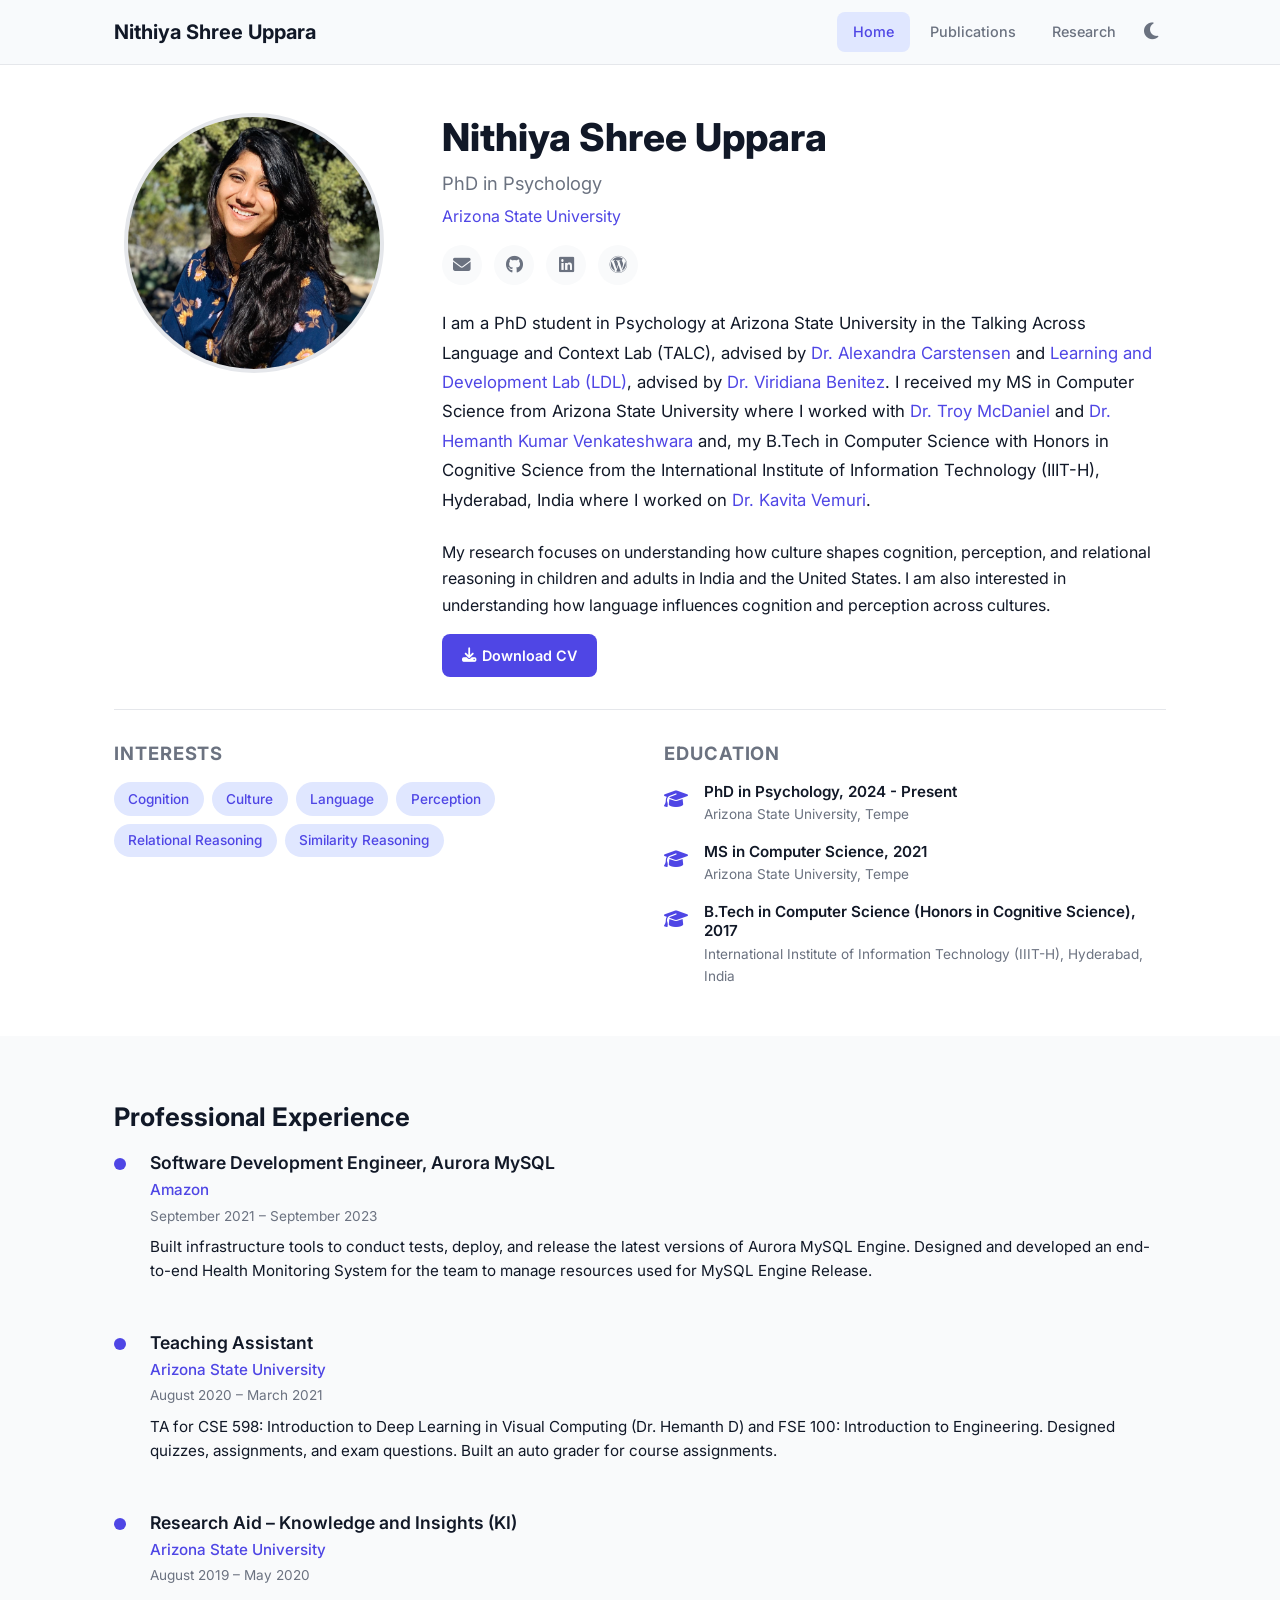
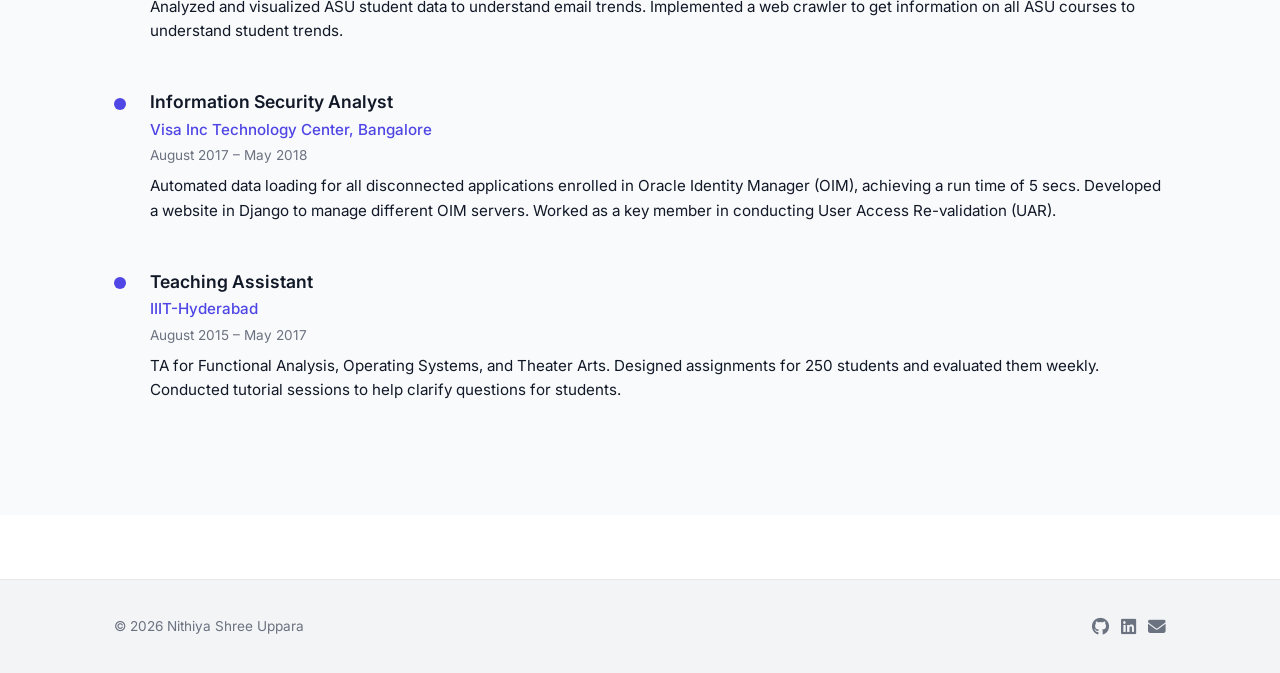
<file: index.html>
<!DOCTYPE html>
<html lang="en">
<head>
    <meta charset="UTF-8">
    <meta name="viewport" content="width=device-width, initial-scale=1.0">
    <meta name="description" content="Nithiya Shree Uppara - Computer Science, HCI, AI, and Cognitive Science">
    <meta name="author" content="Nithiya Shree Uppara">
    <title>Nithiya Shree Uppara</title>
    <link rel="icon" href="assets/images/Nithiya.jpg" type="image/x-icon">
    <link rel="preconnect" href="https://fonts.googleapis.com">
    <link rel="preconnect" href="https://fonts.gstatic.com" crossorigin>
    <link href="https://fonts.googleapis.com/css2?family=Inter:wght@300;400;500;600;700;800&display=swap" rel="stylesheet">
    <link rel="stylesheet" href="https://cdnjs.cloudflare.com/ajax/libs/font-awesome/6.4.0/css/all.min.css">
    <link rel="stylesheet" href="assets/css/styles.css">
</head>
<body>

    <!-- Navbar -->
    <nav class="navbar">
        <div class="container">
            <a href="index.html" class="nav-brand">Nithiya Shree Uppara</a>
            <button class="nav-toggle" aria-label="Toggle menu">
                <i class="fas fa-bars"></i>
            </button>
            <ul class="nav-links">
                <li><a href="index.html" class="active">Home</a></li>
                <li><a href="publications.html">Publications</a></li>
                <li><a href="research.html">Research</a></li>
                <li>
                    <button class="theme-toggle" aria-label="Toggle dark mode">
                        <i class="fas fa-moon"></i>
                    </button>
                </li>
            </ul>
        </div>
    </nav>

    <!-- Hero / Bio -->
    <section class="hero">
        <div class="container">
            <div class="hero-grid">
                <div class="hero-photo-col">
                    <img src="assets/images/Nithiya.jpg" alt="Nithiya Shree Uppara" class="hero-photo">
                </div>
                <div class="hero-info-col">
                    <h1 class="hero-name">Nithiya Shree Uppara</h1>
                    <p class="hero-role">PhD in Psychology</p>
                    <p class="hero-org"><a href="https://search.asu.edu/profile/3269258" target="_blank" rel="noopener noreferrer">Arizona State University</a></p>

                    <div class="hero-social">
                        <a href="mailto:nuppara@asu.edu" aria-label="Email"><i class="fas fa-envelope"></i></a>
                        <a href="https://github.com/unithiyashree" target="_blank" rel="noopener noreferrer" aria-label="GitHub"><i class="fab fa-github"></i></a>
                        <a href="https://www.linkedin.com/in/unithiyashree/" target="_blank" rel="noopener noreferrer" aria-label="LinkedIn"><i class="fab fa-linkedin"></i></a>
                        <a href="https://unithiyashree.wordpress.com/" target="_blank" rel="noopener noreferrer" aria-label="Blog"><i class="fab fa-wordpress"></i></a>
                    </div>

                    <p class="hero-bio">
                        I am a PhD student in Psychology at Arizona State University in the Talking Across Language and 
                        Context Lab (TALC), advised by <a href="https://abcarstensen.com/" target="_blank">Dr. Alexandra 
                        Carstensen</a> and <a href="https://www.learndevlab.org/" target="_blank">Learning and 
                        Development Lab (LDL)</a>, advised by <a href="https://viridianabenitez.com/" 
                        target="_blank">Dr. Viridiana Benitez</a>. I received my MS in Computer Science from Arizona 
                        State University where I worked with <a href="https://search.asu.edu/profile/286669" 
                        target="_blank">Dr. Troy McDaniel</a> and <a href="https://www.hemanthdv.org/" target="_blank">Dr. 
                        Hemanth Kumar Venkateshwara</a> and, my B.Tech in Computer Science with Honors in 
                        Cognitive Science from the International 
                        Institute of Information Technology (IIIT-H), Hyderabad, India where I worked on <a href="https://sites.google.com/view/perception-engineering-group" target="_blank">Dr. Kavita Vemuri</a>.
                    </p>

                    <p>
                        My research focuses on understanding how culture shapes cognition, perception, 
                        and relational reasoning in children and adults in India and the United States. 
                        I am also interested in understanding how language influences cognition and 
                        perception across cultures.
                    </p>

                    <a href="assets/pdf/Nithiya_Resume2026.pdf" class="btn btn-primary" target="_blank">
                        <i class="fas fa-download"></i> Download CV
                    </a>
                </div>
            </div>

            <!-- Interests & Education -->
            <div class="bio-details">
                <div>
                    <h2>Interests</h2>
                    <ul class="interests-list">
                        <li>Cognition</li>
                        <li>Culture</li>
                        <li>Language</li>
                        <li>Perception</li>
                        <li>Relational Reasoning</li>                        
                        <li>Similarity Reasoning</li>
                    </ul>
                </div>
                <div>
                    <h2>Education</h2>
                    <ul class="education-list">
                        <li class="education-item">
                            <span class="education-icon"><i class="fas fa-graduation-cap"></i></span>
                            <div>
                                <h3>PhD in Psychology, 2024 - Present</h3>
                                <p>Arizona State University, Tempe</p>
                            </div>
                        </li>
                        <li class="education-item">
                            <span class="education-icon"><i class="fas fa-graduation-cap"></i></span>
                            <div>
                                <h3>MS in Computer Science, 2021</h3>
                                <p>Arizona State University, Tempe</p>
                            </div>
                        </li>
                        <li class="education-item">
                            <span class="education-icon"><i class="fas fa-graduation-cap"></i></span>
                            <div>
                                <h3>B.Tech in Computer Science (Honors in Cognitive Science), 2017</h3>
                                <p>International Institute of Information Technology (IIIT-H), Hyderabad, India</p>
                            </div>
                        </li>
                    </ul>
                </div>
            </div>
        </div>
    </section>

    <!-- Experience -->
    <section class="section-alt">
        <div class="container">
            <h2>Professional Experience</h2>

            <div class="experience-item">
                <span class="experience-dot"></span>
                <div class="experience-content">
                    <h3>Software Development Engineer, Aurora MySQL</h3>
                    <div class="institute">Amazon</div>
                    <div class="date">September 2021 &ndash; September 2023</div>
                    <p>Built infrastructure tools to conduct tests, deploy, and release the latest versions of Aurora MySQL Engine. Designed and developed an end-to-end Health Monitoring System for the team to manage resources used for MySQL Engine Release.</p>
                </div>
            </div>

            <div class="experience-item">
                <span class="experience-dot"></span>
                <div class="experience-content">
                    <h3>Teaching Assistant</h3>
                    <div class="institute">Arizona State University</div>
                    <div class="date">August 2020 &ndash; March 2021</div>
                    <p>TA for CSE 598: Introduction to Deep Learning in Visual Computing (Dr. Hemanth D) and FSE 100: Introduction to Engineering. Designed quizzes, assignments, and exam questions. Built an auto grader for course assignments.</p>
                </div>
            </div>

            <div class="experience-item">
                <span class="experience-dot"></span>
                <div class="experience-content">
                    <h3>Research Aid &ndash; Knowledge and Insights (KI)</h3>
                    <div class="institute">Arizona State University</div>
                    <div class="date">August 2019 &ndash; May 2020</div>
                    <p>Analyzed and visualized ASU student data to understand email trends. Implemented a web crawler to get information on all ASU courses to understand student trends.</p>
                </div>
            </div>

            <div class="experience-item">
                <span class="experience-dot"></span>
                <div class="experience-content">
                    <h3>Information Security Analyst</h3>
                    <div class="institute">Visa Inc Technology Center, Bangalore</div>
                    <div class="date">August 2017 &ndash; May 2018</div>
                    <p>Automated data loading for all disconnected applications enrolled in Oracle Identity Manager (OIM), achieving a run time of 5 secs. Developed a website in Django to manage different OIM servers. Worked as a key member in conducting User Access Re-validation (UAR).</p>
                </div>
            </div>

            <div class="experience-item">
                <span class="experience-dot"></span>
                <div class="experience-content">
                    <h3>Teaching Assistant</h3>
                    <div class="institute">IIIT-Hyderabad</div>
                    <div class="date">August 2015 &ndash; May 2017</div>
                    <p>TA for Functional Analysis, Operating Systems, and Theater Arts. Designed assignments for 250 students and evaluated them weekly. Conducted tutorial sessions to help clarify questions for students.</p>
                </div>
            </div>
        </div>
    </section>

    <!-- Footer -->
    <footer class="footer">
        <div class="container">
            <p>&copy; 2026 Nithiya Shree Uppara</p>
            <div class="footer-social">
                <a href="https://github.com/unithiyashree" target="_blank" rel="noopener noreferrer" aria-label="GitHub"><i class="fab fa-github"></i></a>
                <a href="https://www.linkedin.com/in/unithiyashree/" target="_blank" rel="noopener noreferrer" aria-label="LinkedIn"><i class="fab fa-linkedin"></i></a>
                <a href="mailto:unithiya1994@gmail.com" aria-label="Email"><i class="fas fa-envelope"></i></a>
            </div>
        </div>
    </footer>

    <!-- Back to Top -->
    <button id="backToTop" class="back-to-top" aria-label="Back to top">
        <i class="fas fa-arrow-up"></i>
    </button>

    <script src="assets/js/scripts.js"></script>
</body>
</html>
</file>
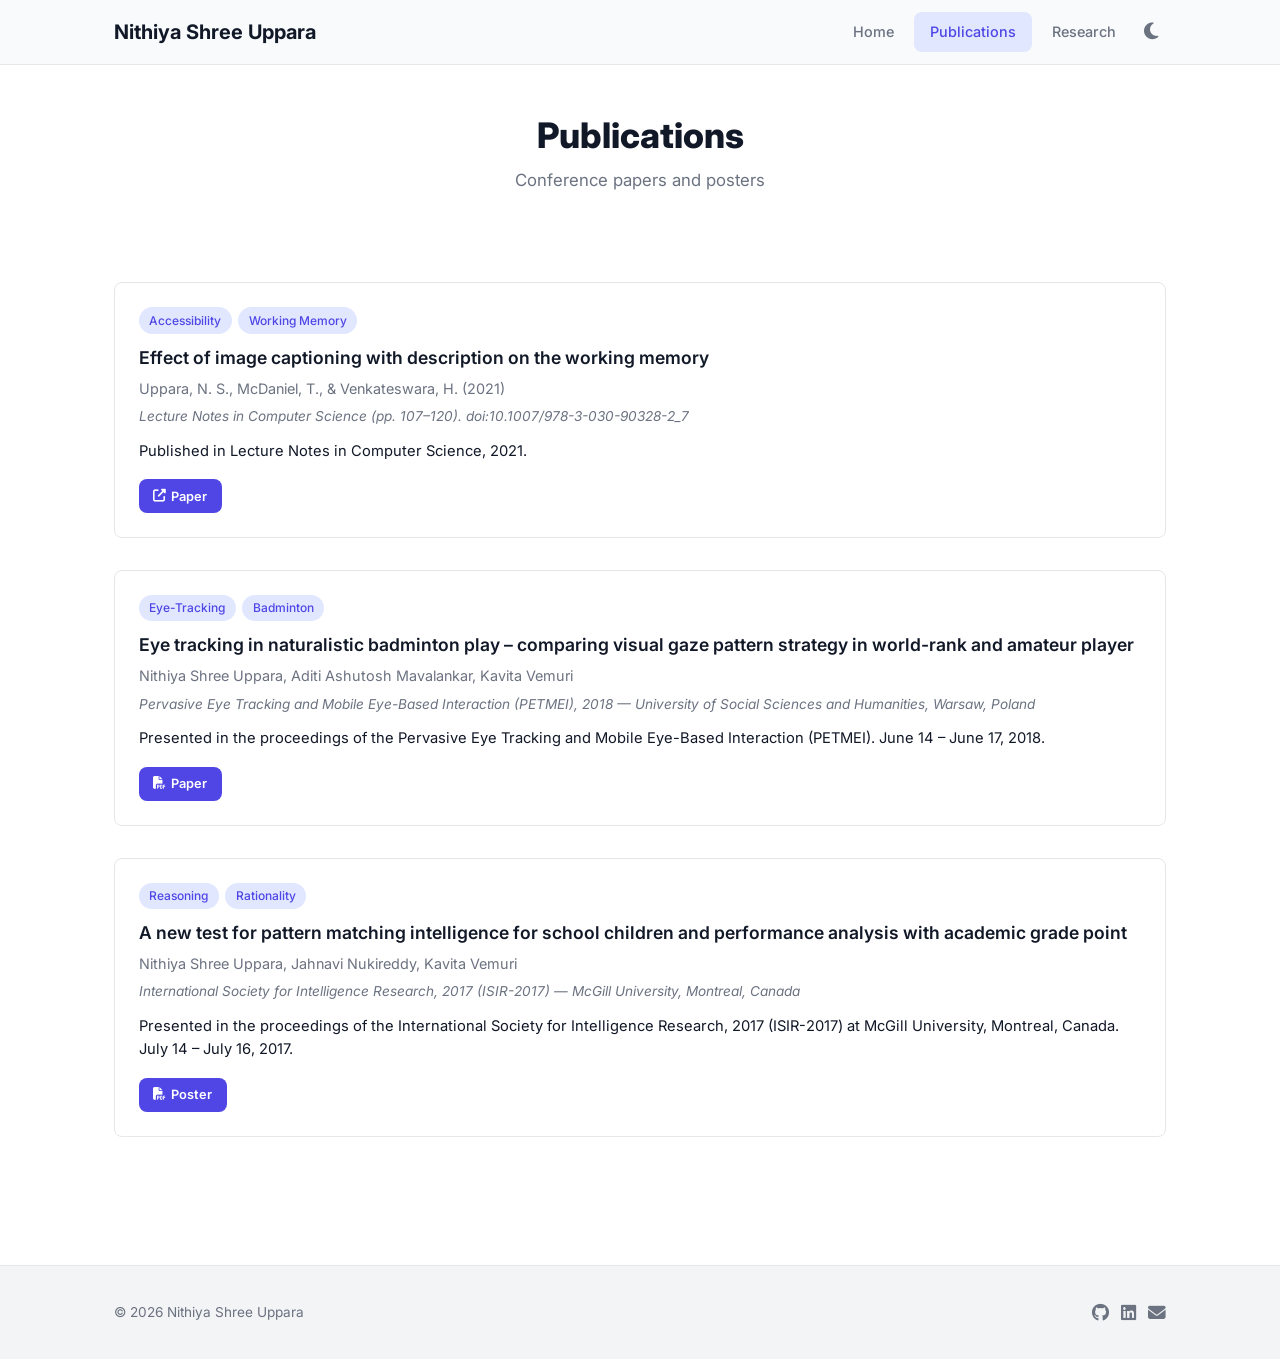
<file: publications.html>
<!DOCTYPE html>
<html lang="en">
<head>
    <meta charset="UTF-8">
    <meta name="viewport" content="width=device-width, initial-scale=1.0">
    <meta name="description" content="Publications - Nithiya Shree Uppara">
    <meta name="author" content="Nithiya Shree Uppara">
    <title>Publications | Nithiya Shree Uppara</title>
    <link rel="icon" href="assets/images/Nithiya.jpg" type="image/x-icon">
    <link rel="preconnect" href="https://fonts.googleapis.com">
    <link rel="preconnect" href="https://fonts.gstatic.com" crossorigin>
    <link href="https://fonts.googleapis.com/css2?family=Inter:wght@300;400;500;600;700;800&display=swap" rel="stylesheet">
    <link rel="stylesheet" href="https://cdnjs.cloudflare.com/ajax/libs/font-awesome/6.4.0/css/all.min.css">
    <link rel="stylesheet" href="assets/css/styles.css">
</head>
<body>

    <!-- Navbar -->
    <nav class="navbar">
        <div class="container">
            <a href="index.html" class="nav-brand">Nithiya Shree Uppara</a>
            <button class="nav-toggle" aria-label="Toggle menu">
                <i class="fas fa-bars"></i>
            </button>
            <ul class="nav-links">
                <li><a href="index.html">Home</a></li>
                <li><a href="publications.html" class="active">Publications</a></li>
                <li><a href="research.html">Research</a></li>
                <li>
                    <button class="theme-toggle" aria-label="Toggle dark mode">
                        <i class="fas fa-moon"></i>
                    </button>
                </li>
            </ul>
        </div>
    </nav>

    <!-- Page Header -->
    <section class="page-header">
        <div class="container">
            <h1>Publications</h1>
            <p>Conference papers and posters</p>
        </div>
    </section>

    <!-- Publications List -->
    <section>
        <div class="container">
            <div class="pub-list">

                <div class="pub-card">
                    <div class="pub-tags">
                        <span>Accessibility</span>
                        <span>Working Memory</span>
                    </div>
                    <div class="pub-title">Effect of image captioning with description on the working memory</div>
                    <div class="pub-authors">Uppara, N. S., McDaniel, T., &amp; Venkateswara, H. (2021)</div>
                    <div class="pub-venue">Lecture Notes in Computer Science (pp. 107&ndash;120). doi:10.1007/978-3-030-90328-2_7</div>
                    <div class="pub-abstract">
                        Published in Lecture Notes in Computer Science, 2021.
                    </div>
                    <div class="pub-links">
                        <a href="https://doi.org/10.1007/978-3-030-90328-2_7" target="_blank" rel="noopener noreferrer" class="pub-link-btn">
                            <i class="fas fa-external-link-alt"></i> Paper
                        </a>
                    </div>
                </div>

                <div class="pub-card">
                    <div class="pub-tags">
                        <span>Eye-Tracking</span>
                        <span>Badminton</span>
                    </div>
                    <div class="pub-title">Eye tracking in naturalistic badminton play &ndash; comparing visual gaze pattern strategy in world-rank and amateur player</div>
                    <div class="pub-authors">Nithiya Shree Uppara, Aditi Ashutosh Mavalankar, Kavita Vemuri</div>
                    <div class="pub-venue">Pervasive Eye Tracking and Mobile Eye-Based Interaction (PETMEI), 2018 &mdash; University of Social Sciences and Humanities, Warsaw, Poland</div>
                    <div class="pub-abstract">
                        Presented in the proceedings of the Pervasive Eye Tracking and Mobile Eye-Based Interaction (PETMEI). June 14 &ndash; June 17, 2018.
                    </div>
                    <div class="pub-links">
                        <a href="assets/pdf/PETMEI-Paper.pdf" target="_blank" rel="noopener noreferrer" class="pub-link-btn">
                            <i class="fas fa-file-pdf"></i> Paper
                        </a>
                    </div>
                </div>

                <div class="pub-card">
                    <div class="pub-tags">
                        <span>Reasoning</span>
                        <span>Rationality</span>
                    </div>
                    <div class="pub-title">A new test for pattern matching intelligence for school children and performance analysis with academic grade point</div>
                    <div class="pub-authors">Nithiya Shree Uppara, Jahnavi Nukireddy, Kavita Vemuri</div>
                    <div class="pub-venue">International Society for Intelligence Research, 2017 (ISIR-2017) &mdash; McGill University, Montreal, Canada</div>
                    <div class="pub-abstract">
                        Presented in the proceedings of the International Society for Intelligence Research, 2017 (ISIR-2017) at McGill University, Montreal, Canada. July 14 &ndash; July 16, 2017.
                    </div>
                    <div class="pub-links">
                        <a href="assets/pdf/ISIR-2017.pdf" target="_blank" rel="noopener noreferrer" class="pub-link-btn">
                            <i class="fas fa-file-pdf"></i> Poster
                        </a>
                    </div>
                </div>

            </div>
        </div>
    </section>

    <!-- Footer -->
    <footer class="footer">
        <div class="container">
            <p>&copy; 2026 Nithiya Shree Uppara</p>
            <div class="footer-social">
                <a href="https://github.com/unithiyashree" target="_blank" rel="noopener noreferrer" aria-label="GitHub"><i class="fab fa-github"></i></a>
                <a href="https://www.linkedin.com/in/unithiyashree/" target="_blank" rel="noopener noreferrer" aria-label="LinkedIn"><i class="fab fa-linkedin"></i></a>
                <a href="mailto:unithiya1994@gmail.com" aria-label="Email"><i class="fas fa-envelope"></i></a>
            </div>
        </div>
    </footer>

    <button id="backToTop" class="back-to-top" aria-label="Back to top">
        <i class="fas fa-arrow-up"></i>
    </button>

    <script src="assets/js/scripts.js"></script>
</body>
</html>
</file>
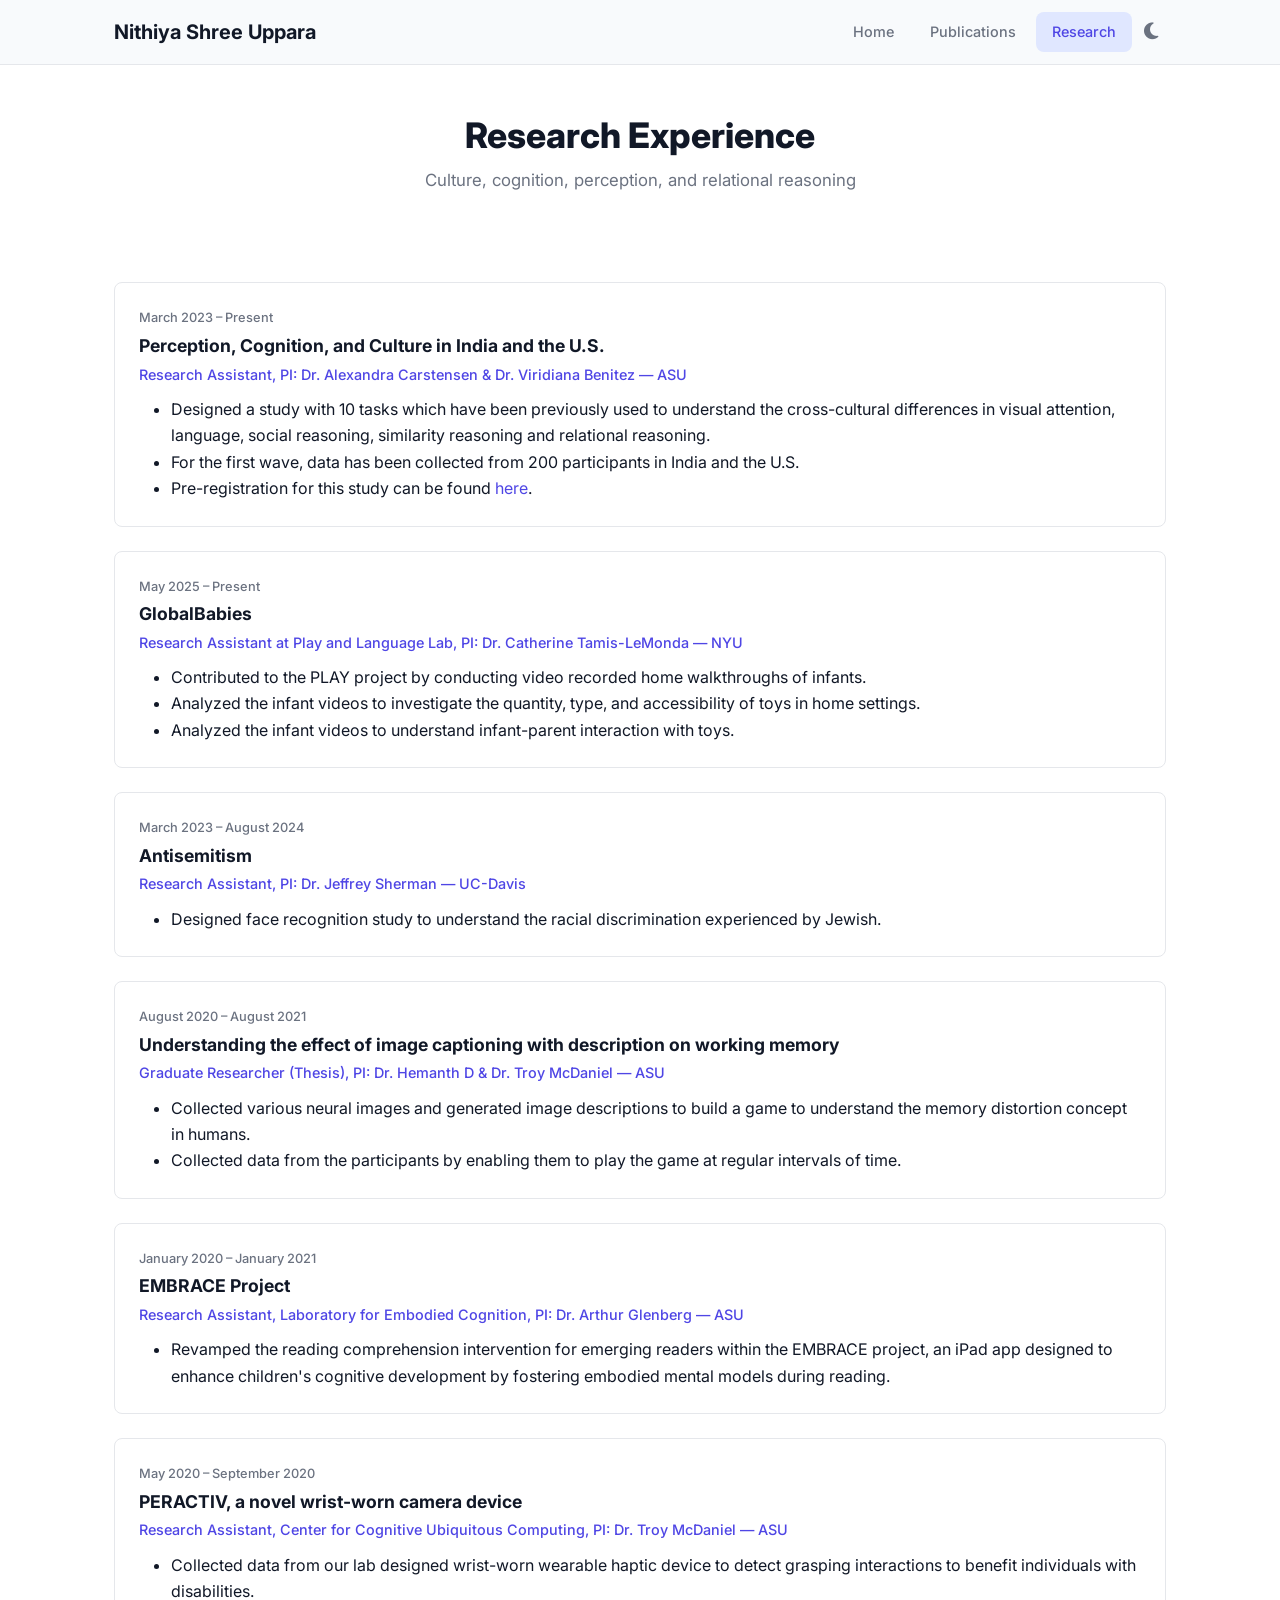
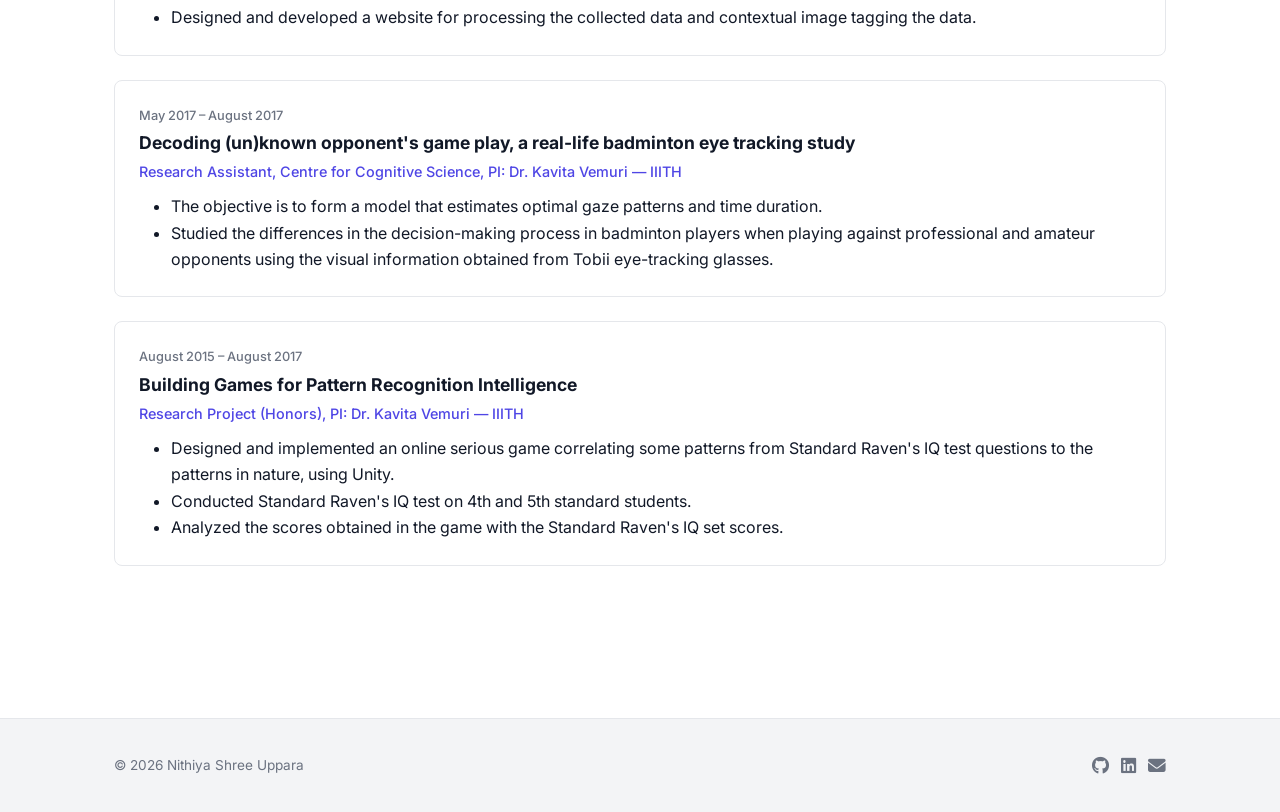
<file: research.html>
<!DOCTYPE html>
<html lang="en">
<head>
    <meta charset="UTF-8">
    <meta name="viewport" content="width=device-width, initial-scale=1.0">
    <meta name="description" content="Research - Nithiya Shree Uppara">
    <meta name="author" content="Nithiya Shree Uppara">
    <title>Research | Nithiya Shree Uppara</title>
    <link rel="icon" href="assets/images/Nithiya.jpg" type="image/x-icon">
    <link rel="preconnect" href="https://fonts.googleapis.com">
    <link rel="preconnect" href="https://fonts.gstatic.com" crossorigin>
    <link href="https://fonts.googleapis.com/css2?family=Inter:wght@300;400;500;600;700;800&display=swap" rel="stylesheet">
    <link rel="stylesheet" href="https://cdnjs.cloudflare.com/ajax/libs/font-awesome/6.4.0/css/all.min.css">
    <link rel="stylesheet" href="assets/css/styles.css">
</head>
<body>

    <!-- Navbar -->
    <nav class="navbar">
        <div class="container">
            <a href="index.html" class="nav-brand">Nithiya Shree Uppara</a>
            <button class="nav-toggle" aria-label="Toggle menu">
                <i class="fas fa-bars"></i>
            </button>
            <ul class="nav-links">
                <li><a href="index.html">Home</a></li>
                <li><a href="publications.html">Publications</a></li>
                <li><a href="research.html" class="active">Research</a></li>
                <li>
                    <button class="theme-toggle" aria-label="Toggle dark mode">
                        <i class="fas fa-moon"></i>
                    </button>
                </li>
            </ul>
        </div>
    </nav>

    <!-- Page Header -->
    <section class="page-header">
        <div class="container">
            <h1>Research Experience</h1>
            <p>Culture, cognition, perception, and relational reasoning </p>
        </div>
    </section>

    <!-- Research Projects -->
    <section>
        <div class="container">

            <div class="research-card">
                <div class="date">March 2023 &ndash; Present</div>
                <h3>Perception, Cognition, and Culture in India and the U.S.</h3>
                <div class="subtitle">Research Assistant, PI: <a href="https://abcarstensen.com/" target="_blank">Dr. Alexandra Carstensen</a> &amp; <a href="https://viridianabenitez.com/" target="_blank">Dr. Viridiana Benitez</a> &mdash; ASU</div>
                <ul style="margin-left: 2em;">
                    <li>Designed a study with 10 tasks which have been previously used to understand the 
                        cross-cultural differences in visual attention, language, social reasoning, similarity reasoning and relational reasoning.</li>
                    <li>For the first wave, data has been collected from 200 participants in India and the U.S.</li>
                    <li> Pre-registration for this study can be found <a href="https://aspredicted.org/re8md5.pdf" target="_blank">here</a>.</li>
                </ul>
            </div>

            <div class="research-card">
                <div class="date">May 2025 &ndash; Present</div>
                <h3>GlobalBabies</h3>
                <div class="subtitle">Research Assistant at <a href="https://wp.nyu.edu/catherinetamislemonda/" target="_blank">Play and Language Lab</a>, PI: <a href="https://steinhardt.nyu.edu/people/catherine-tamis-lemonda" target="_blank">Dr. Catherine Tamis-LeMonda</a> &mdash; NYU</div>
                <ul style="margin-left: 2em;">
                    <li>Contributed to the PLAY project by conducting video recorded home walkthroughs of infants.</li>
                    <li>Analyzed the infant videos to investigate the quantity, type, and accessibility of toys in home settings.</li>
                    <li>Analyzed the infant videos to understand infant-parent interaction with toys.</li>
                </ul>
            </div>

            <div class="research-card">
                <div class="date">March 2023 &ndash; August 2024</div>
                <h3>Antisemitism</h3>
                <div class="subtitle">Research Assistant, PI: <a href="https://psychology.ucdavis.edu/people/jeff-sherman" target="_blank">Dr. Jeffrey Sherman</a> &mdash; UC-Davis</div>
                <ul style="margin-left: 2em;">
                    <li>Designed face recognition study to understand the racial discrimination experienced by Jewish.</li>
                </ul>
            </div>

            <div class="research-card">
                <div class="date">August 2020 &ndash; August 2021</div>
                <h3>Understanding the effect of image captioning with description on working memory</h3>
                <div class="subtitle">Graduate Researcher (Thesis), PI: <a href="https://www.hemanthdv.org/" target="_blank">Dr. Hemanth D</a> &amp; <a href="https://search.asu.edu/profile/286669" target="_blank">Dr. Troy McDaniel</a> &mdash; ASU</div>
                <ul style="margin-left: 2em;">
                    <li>Collected various neural images and generated image descriptions to build a game to understand the memory distortion concept in humans.</li>
                    <li>Collected data from the participants by enabling them to play the game at regular intervals of time.</li>
                </ul>
            </div>

            <div class="research-card">
                <div class="date">January 2020 &ndash; January 2021</div>
                <h3>EMBRACE Project</h3>
                <div class="subtitle">Research Assistant, Laboratory for Embodied Cognition, PI: <a href="https://search.asu.edu/profile/1130632" target="_blank">Dr. Arthur Glenberg</a> &mdash; ASU</div>
                <ul style="margin-left: 2em;">
                    <li>Revamped the reading comprehension intervention for emerging readers within the EMBRACE project, an iPad app designed to enhance children's cognitive development by fostering embodied mental models during reading.</li>
                </ul>
            </div>

            <div class="research-card">
                <div class="date">May 2020 &ndash; September 2020</div>
                <h3>PERACTIV, a novel wrist-worn camera device</h3>
                <div class="subtitle">Research Assistant, Center for Cognitive Ubiquitous Computing, PI: <a href="https://search.asu.edu/profile/286669" target="_blank">Dr. Troy McDaniel</a> &mdash; ASU</div>
                <ul style="margin-left: 2em;">
                    <li>Collected data from our lab designed wrist-worn wearable haptic device to detect grasping interactions to benefit individuals with disabilities.</li>
                    <li>Designed and developed a website for processing the collected data and contextual image tagging the data.</li>
                </ul>
            </div>

            <div class="research-card">
                <div class="date">May 2017 &ndash; August 2017</div>
                <h3>Decoding (un)known opponent's game play, a real-life badminton eye tracking study</h3>
                <div class="subtitle">Research Assistant, Centre for Cognitive Science, PI: <a href="https://sites.google.com/view/perception-engineering-group" target="_blank">Dr. Kavita Vemuri</a> &mdash; IIITH</div>
                <ul style="margin-left: 2em;">
                    <li>The objective is to form a model that estimates optimal gaze patterns and time duration.</li>
                    <li>Studied the differences in the decision-making process in badminton players when playing against professional and amateur opponents using the visual information obtained from Tobii eye-tracking glasses.</li>
                </ul>
            </div>

            <div class="research-card">
                <div class="date">August 2015 &ndash; August 2017</div>
                <h3>Building Games for Pattern Recognition Intelligence</h3>
                <div class="subtitle">Research Project (Honors), PI: <a href="https://sites.google.com/view/perception-engineering-group" target="_blank">Dr. Kavita Vemuri</a> &mdash; IIITH</div>
                <ul style="margin-left: 2em;">
                    <li>Designed and implemented an online serious game correlating some patterns from Standard Raven's IQ test questions to the patterns in nature, using Unity.</li>
                    <li>Conducted Standard Raven's IQ test on 4th and 5th standard students.</li>
                    <li>Analyzed the scores obtained in the game with the Standard Raven's IQ set scores.</li>
                </ul>
            </div>

            <!-- <div class="research-card">
                <div class="date">May 2015 &ndash; July 2015</div>
                <h3>Analyzing the abilities of Dementia patients</h3>
                <div class="subtitle">Research Assistant, Centre for Cognitive Science, PI: <a href="https://sites.google.com/view/perception-engineering-group" target="_blank">Dr. Kavita Vemuri</a> &mdash; IIITH</div>
                <p>The main motive of the project is to help dementia patients remember basic information about themselves such as their name, phone number, and address. Designed a serious game to enhance the abilities of Dementia patients.</p>
            </div> -->

        </div>
    </section>

    <!-- Footer -->
    <footer class="footer">
        <div class="container">
            <p>&copy; 2026 Nithiya Shree Uppara</p>
            <div class="footer-social">
                <a href="https://github.com/unithiyashree" target="_blank" rel="noopener noreferrer" aria-label="GitHub"><i class="fab fa-github"></i></a>
                <a href="https://www.linkedin.com/in/unithiyashree/" target="_blank" rel="noopener noreferrer" aria-label="LinkedIn"><i class="fab fa-linkedin"></i></a>
                <a href="mailto:nuppara@asu.edu" aria-label="Email"><i class="fas fa-envelope"></i></a>
            </div>
        </div>
    </footer>

    <button id="backToTop" class="back-to-top" aria-label="Back to top">
        <i class="fas fa-arrow-up"></i>
    </button>

    <script src="assets/js/scripts.js"></script>
</body>
</html>
</file>
<file: assets/css/styles.css>
/* ========== CSS VARIABLES ========== */
:root {
    --color-bg: #ffffff;
    --color-fg: #111827;
    --color-primary: #4f46e5;
    --color-primary-light: #e0e7ff;
    --color-secondary: #6366f1;
    --color-muted: #6b7280;
    --color-border: #e5e7eb;
    --color-card-bg: #ffffff;
    --color-header-bg: #f8fafc;
    --color-footer-bg: #f3f4f6;
    --color-section-alt: #f9fafb;
    --font-sans: 'Inter', -apple-system, BlinkMacSystemFont, 'Segoe UI', Roboto, sans-serif;
    --max-width: 1100px;
    --radius: 0.5rem;
    --spacing-section: 4rem;
}

.dark {
    --color-bg: #111827;
    --color-fg: #f9fafb;
    --color-primary: #818cf8;
    --color-primary-light: #1e1b4b;
    --color-secondary: #a5b4fc;
    --color-muted: #9ca3af;
    --color-border: #374151;
    --color-card-bg: #1f2937;
    --color-header-bg: #1f2937;
    --color-footer-bg: #1f2937;
    --color-section-alt: #1a202c;
}

/* ========== RESET & BASE ========== */
*, *::before, *::after {
    margin: 0;
    padding: 0;
    box-sizing: border-box;
}

html {
    scroll-behavior: smooth;
}

body {
    font-family: var(--font-sans);
    font-size: 1rem;
    line-height: 1.65;
    color: var(--color-fg);
    background-color: var(--color-bg);
    transition: background-color 0.3s, color 0.3s;
}

a {
    color: var(--color-primary);
    text-decoration: none;
    transition: color 0.2s;
}

a:hover {
    color: var(--color-secondary);
    text-decoration: underline;
}

img {
    max-width: 100%;
    height: auto;
}

/* ========== TYPOGRAPHY ========== */
h1, h2, h3, h4 {
    font-weight: 700;
    line-height: 1.3;
    color: var(--color-fg);
}

h1 { font-size: 2.4rem; margin-bottom: 0.5rem; }
h2 { font-size: 1.6rem; margin-bottom: 1.2rem; }
h3 { font-size: 1.2rem; margin-bottom: 0.5rem; }

p {
    margin-bottom: 1rem;
    color: var(--color-fg);
}

/* ========== LAYOUT ========== */
.container {
    max-width: var(--max-width);
    margin: 0 auto;
    padding: 0 1.5rem;
}

section {
    padding: var(--spacing-section) 0;
}

.section-alt {
    background-color: var(--color-section-alt);
}

/* ========== NAVBAR ========== */
.navbar {
    position: sticky;
    top: 0;
    z-index: 1000;
    background-color: var(--color-header-bg);
    border-bottom: 1px solid var(--color-border);
    transition: background-color 0.3s;
}

.navbar .container {
    display: flex;
    align-items: center;
    justify-content: space-between;
    height: 64px;
}

.nav-brand {
    font-size: 1.25rem;
    font-weight: 700;
    color: var(--color-fg);
    text-decoration: none;
}

.nav-brand:hover {
    text-decoration: none;
    color: var(--color-primary);
}

.nav-links {
    display: flex;
    align-items: center;
    gap: 0.25rem;
    list-style: none;
}

.nav-links a {
    display: block;
    padding: 0.5rem 1rem;
    color: var(--color-muted);
    font-size: 0.9rem;
    font-weight: 500;
    text-decoration: none;
    border-radius: var(--radius);
    transition: color 0.2s, background-color 0.2s;
}

.nav-links a:hover,
.nav-links a.active {
    color: var(--color-primary);
    background-color: var(--color-primary-light);
    text-decoration: none;
}

.nav-toggle {
    display: none;
    background: none;
    border: none;
    font-size: 1.5rem;
    color: var(--color-fg);
    cursor: pointer;
}

.theme-toggle {
    background: none;
    border: none;
    font-size: 1.2rem;
    cursor: pointer;
    color: var(--color-muted);
    padding: 0.5rem;
    border-radius: var(--radius);
    transition: color 0.2s, background-color 0.2s;
    display: flex;
    align-items: center;
}

.theme-toggle:hover {
    color: var(--color-primary);
    background-color: var(--color-primary-light);
}

/* ========== HERO / BIO ========== */
.hero {
    padding: 3rem 0 2rem;
}

.hero-grid {
    display: grid;
    grid-template-columns: 280px 1fr;
    gap: 3rem;
    align-items: start;
}

.hero-photo-col {
    text-align: center;
}

.hero-photo {
    width: 260px;
    height: 260px;
    border-radius: 50%;
    object-fit: cover;
    border: 4px solid var(--color-border);
}

.hero-name {
    font-size: 2.4rem;
    font-weight: 800;
    margin-bottom: 0.3rem;
}

.hero-role {
    font-size: 1.15rem;
    color: var(--color-muted);
    margin-bottom: 0.3rem;
}

.hero-org {
    font-size: 1rem;
    color: var(--color-muted);
    margin-bottom: 1rem;
}

.hero-org a {
    color: var(--color-primary);
}

.hero-social {
    display: flex;
    gap: 0.75rem;
    margin-bottom: 1.5rem;
}

.hero-social a {
    display: flex;
    align-items: center;
    justify-content: center;
    width: 40px;
    height: 40px;
    border-radius: 50%;
    color: var(--color-muted);
    background-color: var(--color-section-alt);
    font-size: 1.1rem;
    transition: all 0.2s;
    text-decoration: none;
}

.hero-social a:hover {
    color: #fff;
    background-color: var(--color-primary);
    text-decoration: none;
}

.hero-bio {
    font-size: 1.05rem;
    line-height: 1.75;
    margin-bottom: 1.5rem;
}

.btn {
    display: inline-flex;
    align-items: center;
    gap: 0.4rem;
    padding: 0.6rem 1.25rem;
    font-size: 0.9rem;
    font-weight: 600;
    border-radius: var(--radius);
    text-decoration: none;
    transition: all 0.2s;
}

.btn-primary {
    background-color: var(--color-primary);
    color: #fff;
}

.btn-primary:hover {
    opacity: 0.9;
    color: #fff;
    text-decoration: none;
}

/* ========== INTERESTS & EDUCATION (below hero) ========== */
.bio-details {
    display: grid;
    grid-template-columns: 1fr 1fr;
    gap: 3rem;
    margin-top: 2rem;
    padding-top: 2rem;
    border-top: 1px solid var(--color-border);
}

.bio-details h2 {
    font-size: 1.15rem;
    text-transform: uppercase;
    letter-spacing: 0.05em;
    color: var(--color-muted);
    margin-bottom: 1rem;
}

.interests-list {
    list-style: none;
    display: flex;
    flex-wrap: wrap;
    gap: 0.5rem;
}

.interests-list li {
    padding: 0.35rem 0.9rem;
    background-color: var(--color-primary-light);
    color: var(--color-primary);
    border-radius: 2rem;
    font-size: 0.85rem;
    font-weight: 500;
}

.education-list {
    list-style: none;
}

.education-item {
    display: flex;
    gap: 1rem;
    margin-bottom: 1rem;
    align-items: flex-start;
}

.education-icon {
    font-size: 1.2rem;
    color: var(--color-primary);
    margin-top: 0.15rem;
    flex-shrink: 0;
}

.education-item h3 {
    font-size: 0.95rem;
    font-weight: 600;
    margin-bottom: 0.1rem;
}

.education-item p {
    font-size: 0.85rem;
    color: var(--color-muted);
    margin-bottom: 0;
}

/* ========== EXPERIENCE SECTION ========== */
.experience-item {
    display: flex;
    gap: 1.5rem;
    margin-bottom: 2rem;
    align-items: flex-start;
}

.experience-dot {
    width: 12px;
    height: 12px;
    border-radius: 50%;
    background-color: var(--color-primary);
    flex-shrink: 0;
    margin-top: 0.4rem;
}

.experience-content h3 {
    font-size: 1.1rem;
    font-weight: 600;
    margin-bottom: 0.15rem;
}

.experience-content .institute {
    font-size: 0.95rem;
    color: var(--color-primary);
    font-weight: 500;
    margin-bottom: 0.15rem;
}

.experience-content .date {
    font-size: 0.85rem;
    color: var(--color-muted);
    margin-bottom: 0.5rem;
}

.experience-content p {
    font-size: 0.95rem;
    color: var(--color-fg);
    line-height: 1.6;
}

/* ========== PUBLICATION CARDS ========== */
.pub-list {
    display: flex;
    flex-direction: column;
    gap: 2rem;
}

.pub-card {
    padding: 1.5rem;
    background: var(--color-card-bg);
    border: 1px solid var(--color-border);
    border-radius: var(--radius);
    transition: box-shadow 0.2s, transform 0.2s;
}

.pub-card:hover {
    box-shadow: 0 4px 16px rgba(0, 0, 0, 0.08);
    transform: translateY(-2px);
}

.pub-card .pub-title {
    font-size: 1.1rem;
    font-weight: 600;
    color: var(--color-fg);
    margin-bottom: 0.4rem;
    line-height: 1.4;
}

.pub-card .pub-authors {
    font-size: 0.9rem;
    color: var(--color-muted);
    margin-bottom: 0.3rem;
}

.pub-card .pub-venue {
    font-size: 0.85rem;
    color: var(--color-muted);
    font-style: italic;
    margin-bottom: 0.75rem;
}

.pub-card .pub-abstract {
    font-size: 0.92rem;
    line-height: 1.6;
    color: var(--color-fg);
    margin-bottom: 1rem;
}

.pub-card .pub-tags {
    display: flex;
    flex-wrap: wrap;
    gap: 0.4rem;
    margin-bottom: 0.75rem;
}

.pub-card .pub-tags span {
    padding: 0.2rem 0.65rem;
    background-color: var(--color-primary-light);
    color: var(--color-primary);
    border-radius: 2rem;
    font-size: 0.75rem;
    font-weight: 500;
}

.pub-links {
    display: flex;
    flex-wrap: wrap;
    gap: 0.5rem;
}

.pub-link-btn {
    display: inline-flex;
    align-items: center;
    gap: 0.3rem;
    padding: 0.4rem 0.9rem;
    font-size: 0.8rem;
    font-weight: 600;
    border-radius: var(--radius);
    text-decoration: none;
    transition: all 0.2s;
    background-color: var(--color-primary);
    color: #fff;
}

.pub-link-btn:hover {
    opacity: 0.9;
    color: #fff;
    text-decoration: none;
}

.pub-link-btn.outline {
    background-color: transparent;
    color: var(--color-primary);
    border: 1px solid var(--color-primary);
}

.pub-link-btn.outline:hover {
    background-color: var(--color-primary);
    color: #fff;
}

/* ========== RESEARCH TIMELINE ========== */
.research-card {
    padding: 1.5rem;
    background: var(--color-card-bg);
    border: 1px solid var(--color-border);
    border-radius: var(--radius);
    margin-bottom: 1.5rem;
    transition: box-shadow 0.2s;
}

.research-card:hover {
    box-shadow: 0 4px 16px rgba(0, 0, 0, 0.08);
}

.research-card .date {
    font-size: 0.8rem;
    color: var(--color-muted);
    font-weight: 500;
    margin-bottom: 0.4rem;
}

.research-card h3 {
    font-size: 1.1rem;
    margin-bottom: 0.3rem;
}

.research-card .subtitle {
    font-size: 0.9rem;
    color: var(--color-primary);
    font-weight: 500;
    margin-bottom: 0.6rem;
}

.research-card p {
    font-size: 0.92rem;
    line-height: 1.6;
}

/* ========== PAGE HEADER ========== */
.page-header {
    padding: 3rem 0 1.5rem;
    text-align: center;
}

.page-header h1 {
    font-size: 2.2rem;
    font-weight: 800;
}

.page-header p {
    color: var(--color-muted);
    font-size: 1.05rem;
    max-width: 600px;
    margin: 0.5rem auto 0;
}

/* ========== FOOTER ========== */
.footer {
    background-color: var(--color-footer-bg);
    border-top: 1px solid var(--color-border);
    padding: 2rem 0;
    margin-top: var(--spacing-section);
    transition: background-color 0.3s;
}

.footer .container {
    display: flex;
    justify-content: space-between;
    align-items: center;
    flex-wrap: wrap;
    gap: 1rem;
}

.footer p {
    font-size: 0.85rem;
    color: var(--color-muted);
    margin: 0;
}

.footer-social {
    display: flex;
    gap: 0.75rem;
}

.footer-social a {
    color: var(--color-muted);
    font-size: 1.1rem;
    transition: color 0.2s;
    text-decoration: none;
}

.footer-social a:hover {
    color: var(--color-primary);
    text-decoration: none;
}

/* ========== BACK TO TOP ========== */
.back-to-top {
    position: fixed;
    bottom: 2rem;
    right: 2rem;
    width: 44px;
    height: 44px;
    background: var(--color-primary);
    color: #fff;
    border: none;
    border-radius: 50%;
    cursor: pointer;
    display: flex;
    align-items: center;
    justify-content: center;
    font-size: 1.1rem;
    box-shadow: 0 2px 10px rgba(0, 0, 0, 0.15);
    opacity: 0;
    visibility: hidden;
    transform: translateY(10px);
    transition: all 0.3s;
    z-index: 999;
}

.back-to-top.visible {
    opacity: 1;
    visibility: visible;
    transform: translateY(0);
}

.back-to-top:hover {
    background: var(--color-secondary);
}

/* ========== RESPONSIVE ========== */
@media (max-width: 768px) {
    .hero-grid {
        grid-template-columns: 1fr;
        text-align: center;
    }

    .hero-photo-col {
        order: -1;
    }

    .hero-social {
        justify-content: center;
    }

    .bio-details {
        grid-template-columns: 1fr;
        gap: 2rem;
    }

    .nav-links {
        display: none;
        flex-direction: column;
        position: absolute;
        top: 64px;
        left: 0;
        right: 0;
        background: var(--color-header-bg);
        border-bottom: 1px solid var(--color-border);
        padding: 1rem;
    }

    .nav-links.open {
        display: flex;
    }

    .nav-toggle {
        display: block;
    }

    .footer .container {
        flex-direction: column;
        text-align: center;
    }
}

@media (max-width: 480px) {
    h1 { font-size: 1.8rem; }
    .hero-name { font-size: 2rem; }
    section { padding: 2.5rem 0; }
}
</file>
